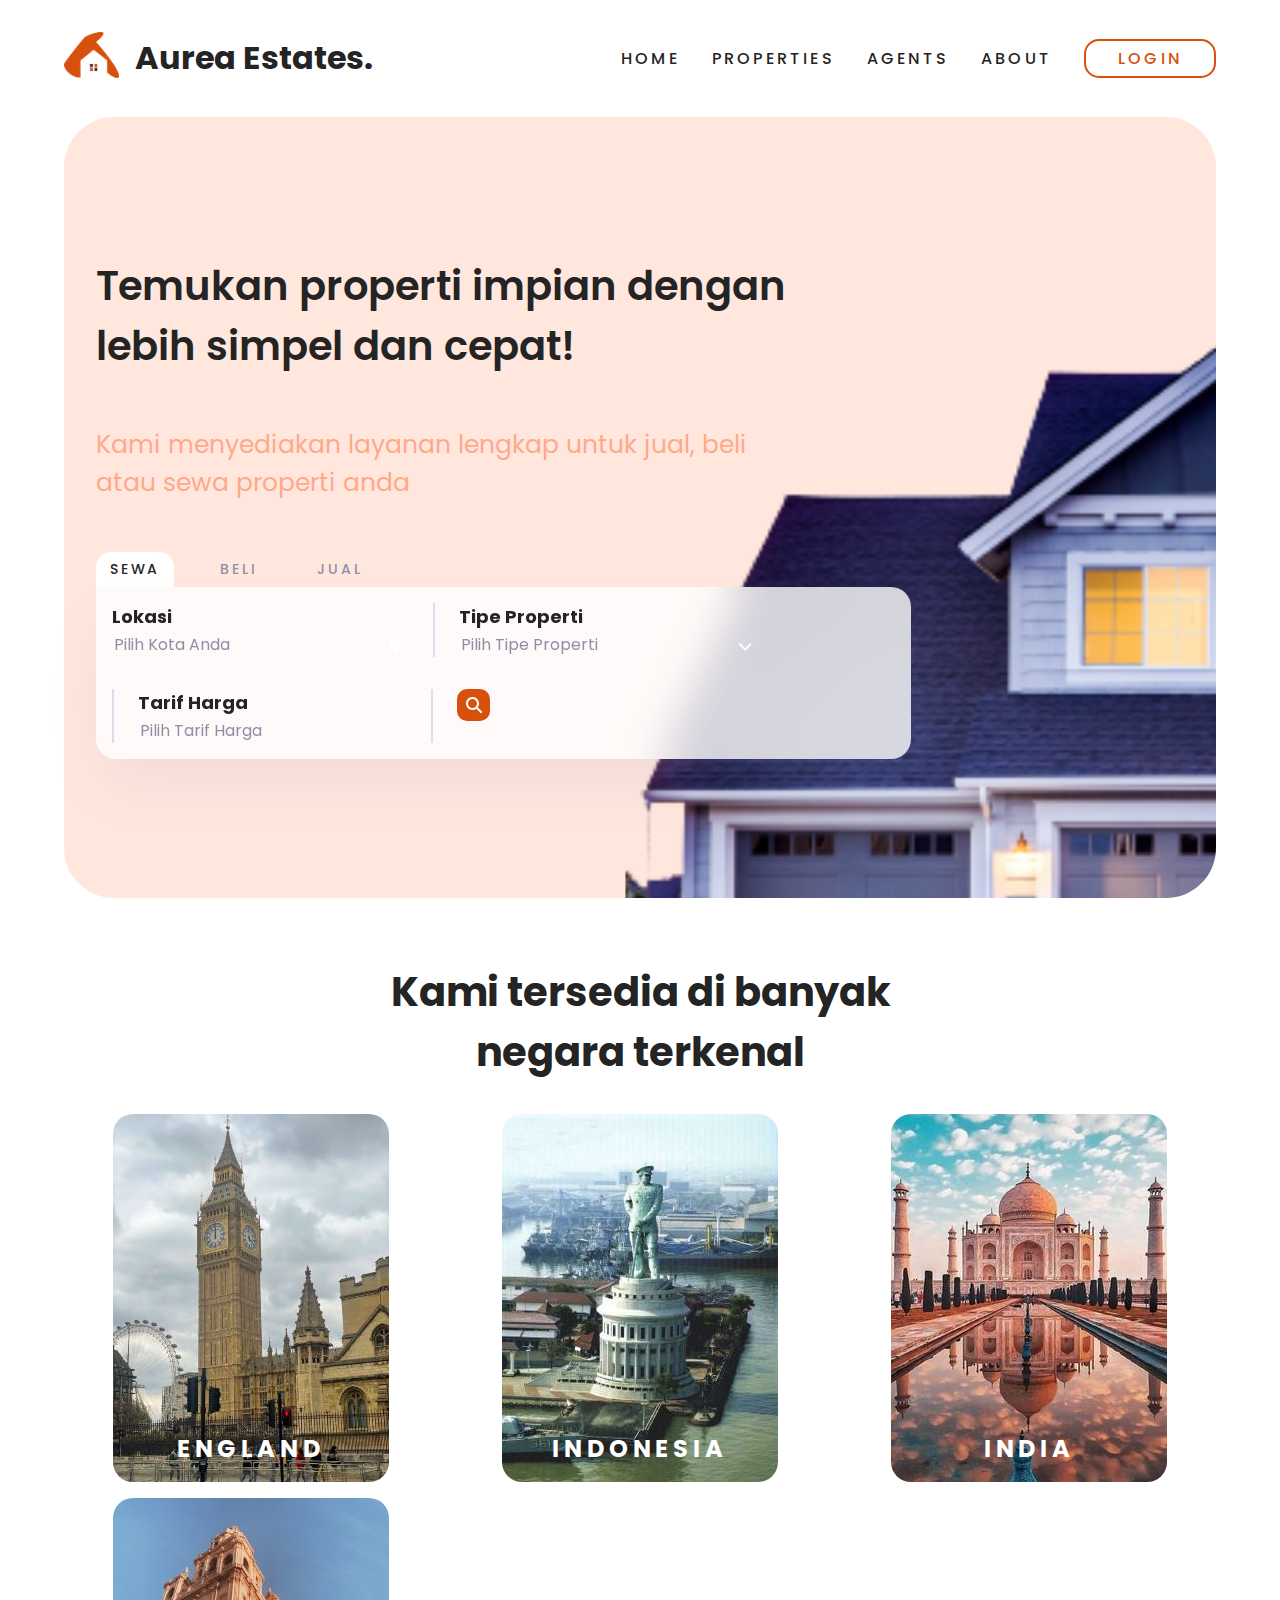
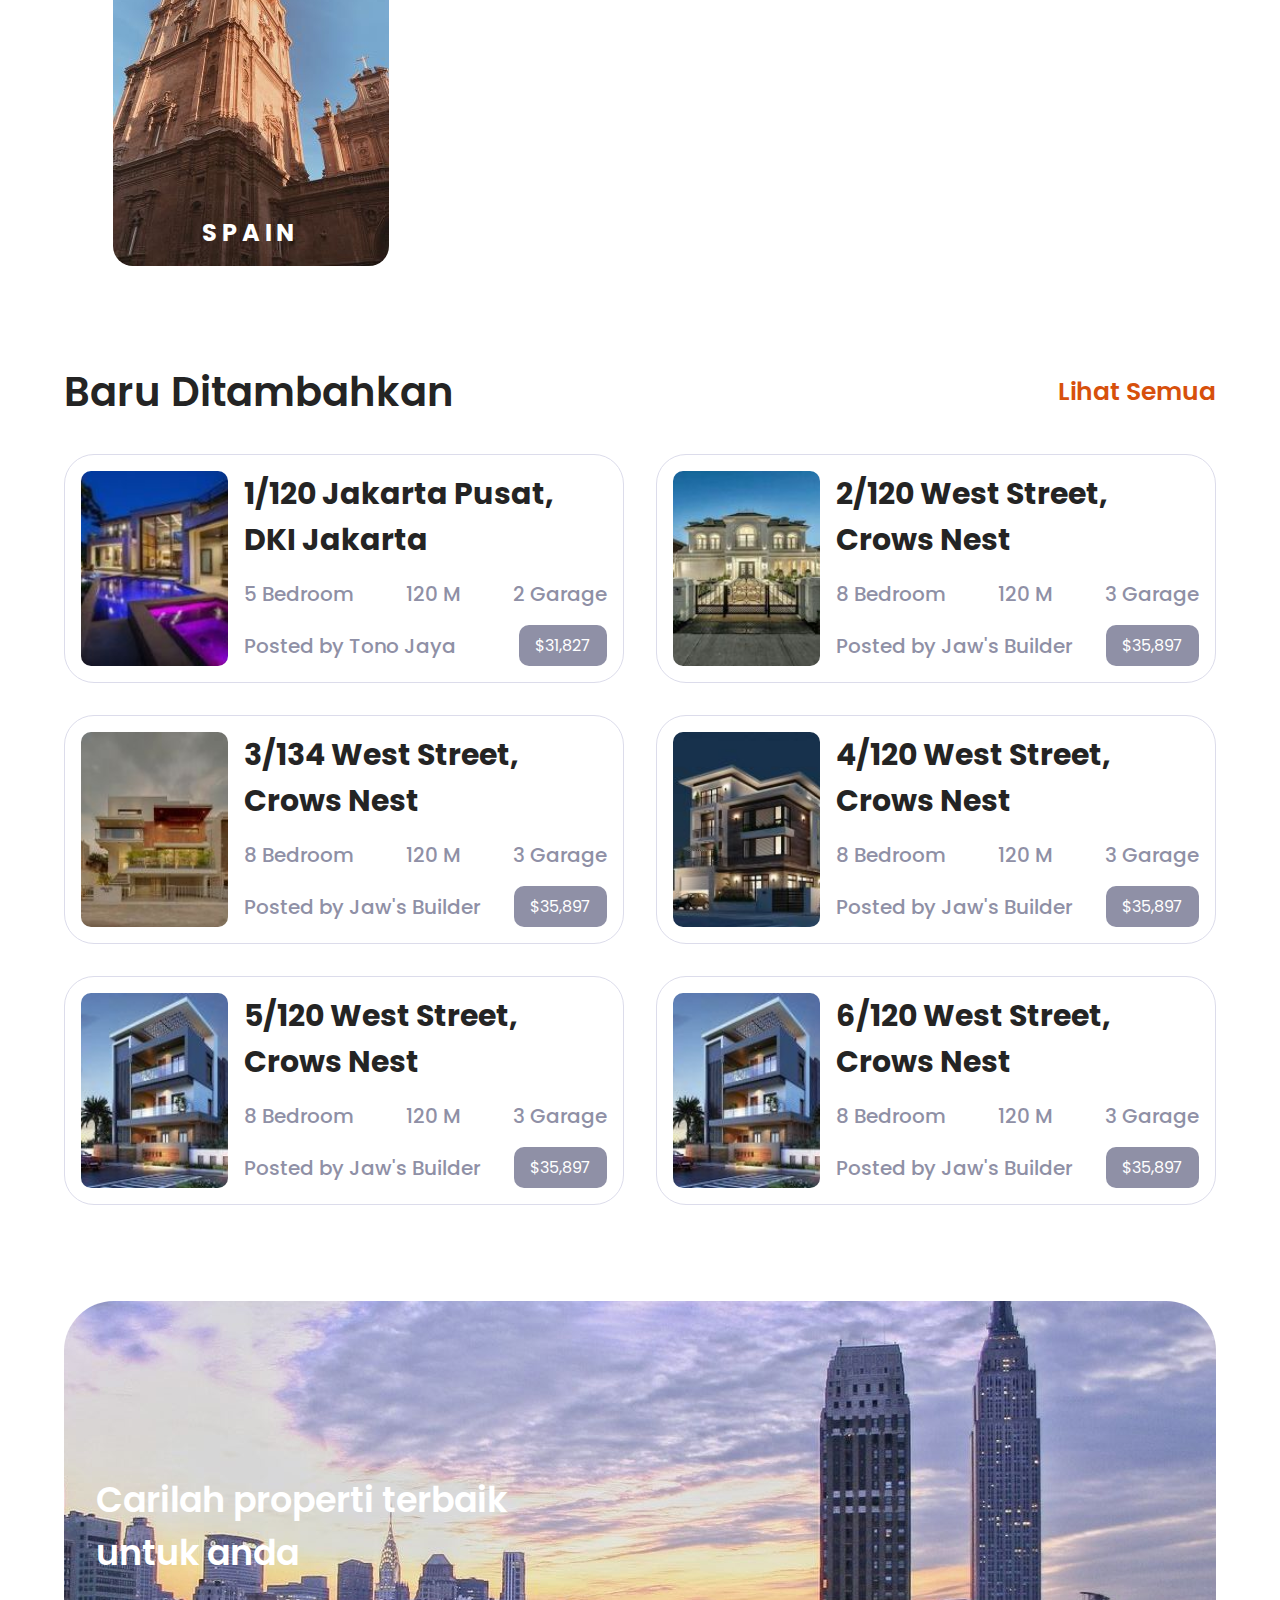
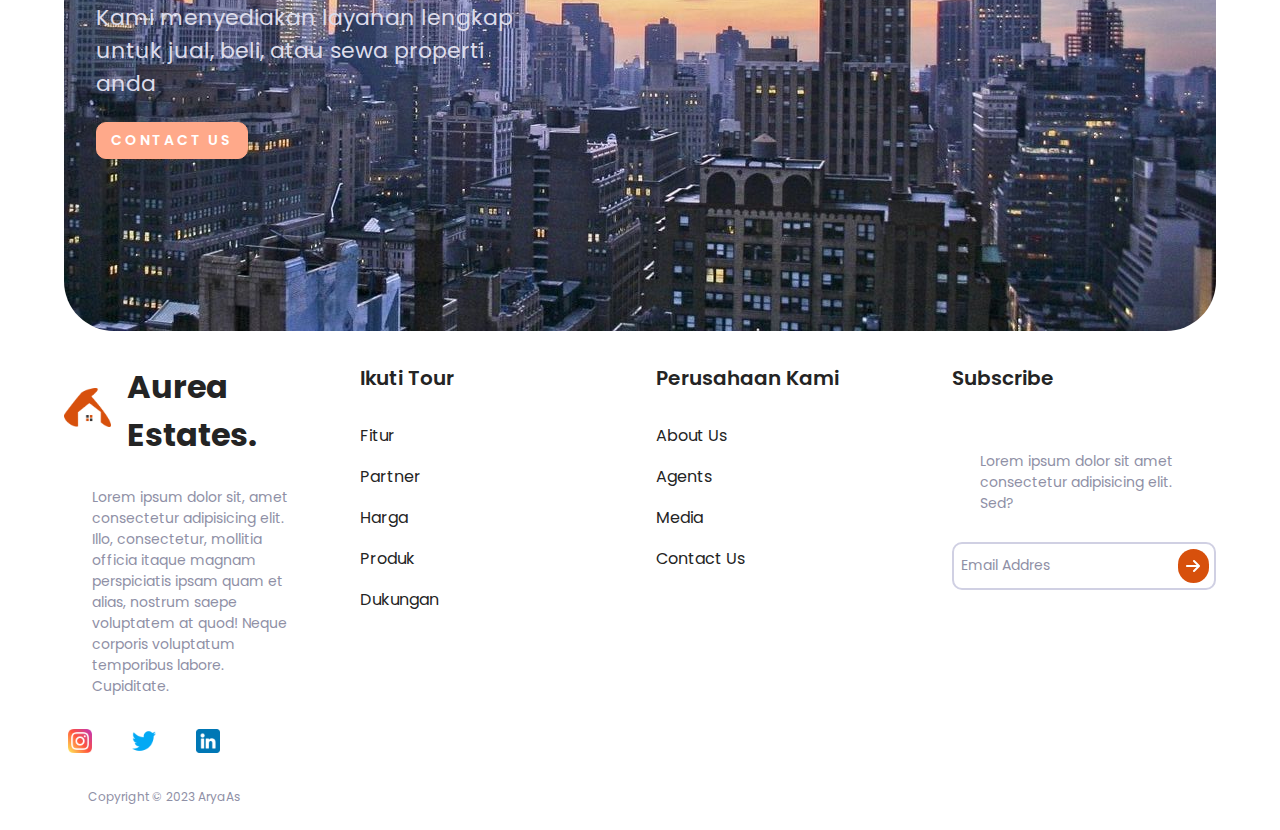
<file: index.html>
<!DOCTYPE html>
<html lang="en">
<head>
    <meta charset="UTF-8">
    <meta name="viewport" content="width=device-width, initial-scale=1.0">
    <title>Aurea Estates</title>
    <script src="./main.js" type="text/javascript" defer></script> 
    <link rel="stylesheet" href="./assets/icon/fontawesome-free-6.4.2-web/css/all.min.css">
    <link rel="stylesheet" href="style.css">
</head>
<body>
    <!-- Navigasi -->
    <header class="row container">
        <div class="logo-container">
            <a href="index.html" class="logo">
                <img src="./assets/imgs/home warna.png" alt="">
            </a>
            <h1 class="title-logo">Aurea Estates.</h1>
        </div>
        <div class="toggleMenu" onclick="toggleMenu();">
        <nav class="navigation row">
            <ul class="row">
                <li><a href="#">Home</a></li>
                <li><a href="#">Properties</a></li>
                <li><a href="#">Agents</a></li>
                <li><a href="#">About</a></li>
                <li><a href="" class="link-btn">Login</a></li>
            </ul>
        </nav>
        </div>
    </header>
    <!-- Navigasi -->

    <!-- Hero Section -->
    <section class="hero row container">
        <div class="hero-content">
            <h1>Temukan properti impian dengan lebih simpel dan cepat!</h1>
            <p>Kami menyediakan layanan lengkap untuk jual, beli atau sewa properti anda</p>
            <div class="search">
                <div class="search-filter row">
                    <div class="active">Sewa</div>
                    <div>Beli</div>
                    <div>Jual</div>
                </div>
                <div class="search-inputs row">
                    <div class="column">
                        <label for="">Lokasi</label>
                        <div class="row">
                            <input type="search" name="" id="" placeholder="Pilih Kota Anda">
                            <svg xmlns="http://www.w3.org/2000/svg" height="1em" viewBox="0 0 384 512">
                                <!--! Font Awesome Free 6.4.2 by @fontawesome - https://fontawesome.com License - https://fontawesome.com/license (Commercial License) Copyright 2023 Fonticons, Inc. -->
                                <style>svg{fill:#8f90a6}</style><path d="M215.7 499.2C267 435 384 279.4 384 192C384 86 298 0 192 0S0 86 0 192c0 87.4 117 243 168.3 307.2c12.3 15.3 35.1 15.3 47.4 0zM192 128a64 64 0 1 1 0 128 64 64 0 1 1 0-128z"/>
                            </svg>                                            
                        </div>
                    </div>
                    <div class="column">
                        <label for="">Tipe Properti</label>
                        <div class="row">
                            <input type="search" name="" id="" placeholder="Pilih Tipe Properti">
                            <svg xmlns="http://www.w3.org/2000/svg" height="1em" viewBox="0 0 512 512">
                                <!--! Font Awesome Free 6.4.2 by @fontawesome - https://fontawesome.com License - https://fontawesome.com/license (Commercial License) Copyright 2023 Fonticons, Inc. -->
                                <style>svg{fill:#8f90a6}</style><path d="M233.4 406.6c12.5 12.5 32.8 12.5 45.3 0l192-192c12.5-12.5 12.5-32.8 0-45.3s-32.8-12.5-45.3 0L256 338.7 86.6 169.4c-12.5-12.5-32.8-12.5-45.3 0s-12.5 32.8 0 45.3l192 192z"/>
                            </svg>
                        </div>
                    </div>
                    <div class="column">
                        <label for="">Tarif Harga</label>
                        <input type="search" name="" id="" placeholder="Pilih Tarif Harga">
                    </div>
                    <div>
                        <div class="submit-btn row">
                            <svg xmlns="http://www.w3.org/2000/svg" height="1em" viewBox="0 0 512 512"><!--! Font Awesome Free 6.4.2 by @fontawesome - https://fontawesome.com License - https://fontawesome.com/license (Commercial License) Copyright 2023 Fonticons, Inc. --><style>svg{fill:#ffffff}</style><path d="M416 208c0 45.9-14.9 88.3-40 122.7L502.6 457.4c12.5 12.5 12.5 32.8 0 45.3s-32.8 12.5-45.3 0L330.7 376c-34.4 25.2-76.8 40-122.7 40C93.1 416 0 322.9 0 208S93.1 0 208 0S416 93.1 416 208zM208 352a144 144 0 1 0 0-288 144 144 0 1 0 0 288z"/></svg>
                        </div>
                    </div>
                </div>
            </div>
        </div>
    </section>
    <!-- End Hero Section -->

    <!-- Available -->
    <section class="available container">
        <h2>Kami tersedia di banyak negara terkenal</h2>
        <div class="available-card column">
            <div class="row">
                <img src="./assets/imgs/negara3.jpg" alt="">
                <h3>England</h3>
            </div>
            <div class="row">
                <img src="./assets/imgs/Surabaya.jpg" alt="">
                <h3>Indonesia</h3>
            </div>
            <div class="row">
                <img src="./assets/imgs/negara1.jpeg" alt="">
                <h3>India</h3>
            </div>
            <div class="row">
                <img src="./assets/imgs/negara2.jpg" alt="">
                <h3>Spain</h3>
            </div>
        </div>
    </section>
    <!-- Available -->

    <!-- Recent Add -->
    <section class="recent container">
        <div class="recent-title row">
            <h2>Baru Ditambahkan</h2>
            <a href="">Lihat Semua</a>
        </div>
        <div class="recent-cards column">
            <div class="recent-card row">
                <img src="./assets/imgs/building.jpg" alt="">
                <div class="r-c-content column">
                    <h4>1/120 Jakarta Pusat, DKI Jakarta</h4>
                    <div class="r-c-detail row">
                        <p>5 Bedroom</p>
                        <p>120 M</p>
                        <p>2 Garage</p>
                    </div>
                    <div class="post-rate row">
                        <p>Posted by Tono Jaya</p>
                        <div class="r-rate">$31,827</div>
                    </div>
                </div>
            </div>
            <div class="recent-card row">
                <img src="./assets/imgs/building1.jpeg" alt="">
                <div class="r-c-content column">
                    <h4>2/120 West Street, Crows Nest</h4>
                    <div class="r-c-detail row">
                        <p>8 Bedroom</p>
                        <p>120 M</p>
                        <p>3 Garage</p>
                    </div>
                    <div class="post-rate row">
                        <p>Posted by Jaw's Builder</p>
                        <div class="r-rate">$35,897</div>
                    </div>
                </div>
            </div>
            <div class="recent-card row">
                <img src="./assets/imgs/building2.jpg" alt="">
                <div class="r-c-content column">
                    <h4>3/134 West Street, Crows Nest</h4>
                    <div class="r-c-detail row">
                        <p>8 Bedroom</p>
                        <p>120 M</p>
                        <p>3 Garage</p>
                    </div>
                    <div class="post-rate row">
                        <p>Posted by Jaw's Builder</p>
                        <div class="r-rate">$35,897</div>
                    </div>
                </div>
            </div>
            <div class="recent-card row">
                <img src="./assets/imgs/building3.jpg" alt="">
                <div class="r-c-content column">
                    <h4>4/120 West Street, Crows Nest</h4>
                    <div class="r-c-detail row">
                        <p>8 Bedroom</p>
                        <p>120 M</p>
                        <p>3 Garage</p>
                    </div>
                    <div class="post-rate row">
                        <p>Posted by Jaw's Builder</p>
                        <div class="r-rate">$35,897</div>
                    </div>
                </div>
            </div>
            <div class="recent-card row">
                <img src="./assets/imgs/building4.jpg" alt="">
                <div class="r-c-content column">
                    <h4>5/120 West Street, Crows Nest</h4>
                    <div class="r-c-detail row">
                        <p>8 Bedroom</p>
                        <p>120 M</p>
                        <p>3 Garage</p>
                    </div>
                    <div class="post-rate row">
                        <p>Posted by Jaw's Builder</p>
                        <div class="r-rate">$35,897</div>
                    </div>
                </div>
            </div>
            <div class="recent-card row">
                <img src="./assets/imgs/building4.jpg" alt="">
                <div class="r-c-content column">
                    <h4>6/120 West Street, Crows Nest</h4>
                    <div class="r-c-detail row">
                        <p>8 Bedroom</p>
                        <p>120 M</p>
                        <p>3 Garage</p>
                    </div>
                    <div class="post-rate row">
                        <p>Posted by Jaw's Builder</p>
                        <div class="r-rate">$35,897</div>
                    </div>
                </div>
            </div>
        </div>
    </section>
    <!-- End Recent Add -->

    <!-- Find -->
    <section class="find row container">
        <div class="find-content">
            <h1>Carilah properti terbaik untuk anda</h1>
            <p>Kami menyediakan layanan lengkap untuk jual, beli, atau sewa properti anda</p>
            <a href="#" class="find-btn">contact us</a>
        </div>
    </section>
    <!-- End Find -->

    <!-- Footer -->
    <footer class="container">
        <div class="footer row">
            <div>
                <div class="logo-container">
                    <a href="index.html" class="logo">
                        <img src="./assets/imgs/home warna.png" alt="">
                    </a>
                    <h1 class="title-logo">Aurea Estates.</h1>
                </div>
                <p>Lorem ipsum dolor sit, amet consectetur adipisicing elit. Illo, consectetur,
                    mollitia officia itaque magnam perspiciatis ipsam quam et alias, nostrum saepe voluptatem at quod!
                    Neque corporis voluptatum temporibus labore. Cupiditate.</p>
                <div class="footer-links row">
                    <a class="icon" href="#">
                        <img src="./assets/icon/instagram.png" alt="">
                    </a>
                    <a class="icon" href="#">
                        <img src="./assets/icon/twitter.png" alt="">
                    </a>
                    <a class="icon" href="#">
                        <img src="./assets/icon/linkedin.png" alt="">
                    </a>
                </div>    
            </div>
            <div>
                <h4>Ikuti Tour</h4>
                <ul>
                    <li><a href="#">Fitur</a></li>
                    <li><a href="#">Partner</a></li>
                    <li><a href="#">Harga</a></li>
                    <li><a href="#">Produk</a></li>
                    <li><a href="#">Dukungan</a></li>
                </ul>
            </div>
            <div>
                <h4>Perusahaan Kami</h4>
                <ul>
                    <li><a href="#">About Us</a></li>
                    <li><a href="#">Agents</a></li>
                    <li><a href="#">Media</a></li>
                    <li><a href="#">Contact Us</a></li>
                </ul>
            </div>
            <div>
                <h4>Subscribe</h4>
                <p>Lorem ipsum dolor sit amet consectetur adipisicing elit. Sed?</p>
                <div class="footer-input row">
                    <input type="email" name="" id="" placeholder="Email Addres">
                    <div class="row">
                        <svg xmlns="http://www.w3.org/2000/svg" height="1em" viewBox="0 0 448 512">
                            <!--! Font Awesome Free 6.4.2 by @fontawesome - https://fontawesome.com License - https://fontawesome.com/license (Commercial License) Copyright 2023 Fonticons, Inc. -->
                            <style>svg{fill: #fff;}</style><path d="M438.6 278.6c12.5-12.5 12.5-32.8 0-45.3l-160-160c-12.5-12.5-32.8-12.5-45.3 0s-12.5 32.8 0 45.3L338.8 224 32 224c-17.7 0-32 14.3-32 32s14.3 32 32 32l306.7 0L233.4 393.4c-12.5 12.5-12.5 32.8 0 45.3s32.8 12.5 45.3 0l160-160z"/>
                        </svg>
                    </div>
                </div>
            </div>
        </div>
        <p class="copy-right">Copyright &copy; 2023 AryaAs</p>
    </footer>
    <!-- End Footer -->
</body>
</html>
</file>
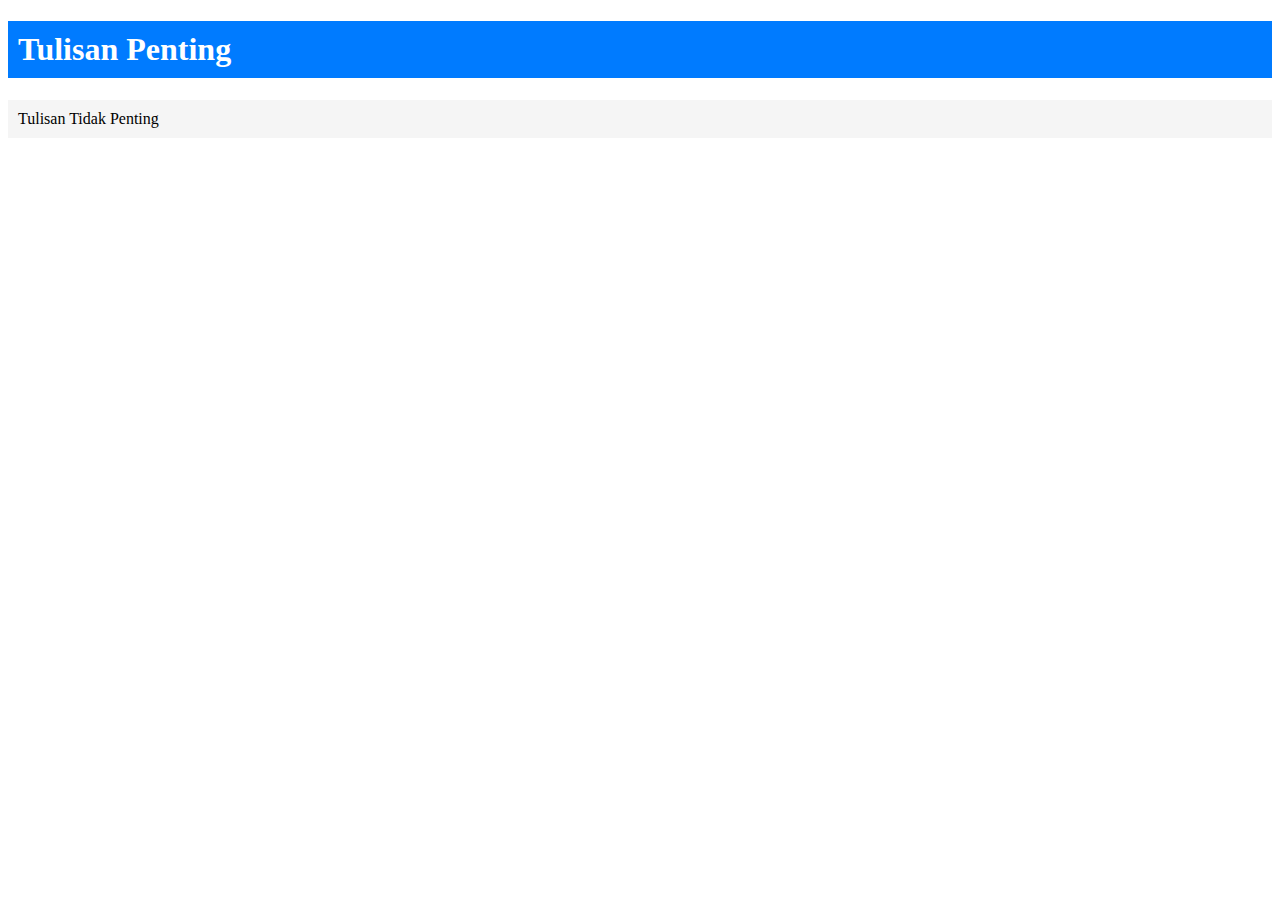
<file: coba.html>
<!DOCTYPE html>
<html>
<head>
  <title>Kontras Teks Latar Belakang</title>
  <style>
    /* CSS untuk elemen teks */
    .teks-penting {
      color: #ffffff; /* Warna teks putih */
      background-color: #007bff; /* Warna latar belakang biru */
      padding: 10px; /* Jarak padding di sekitar teks */
    }

    /* CSS untuk elemen teks lainnya */
    .teks-lainnya {
      color: #000000; /* Warna teks hitam */
      background-color: #f5f5f5; /* Warna latar belakang abu-abu muda */
      padding: 10px; /* Jarak padding di sekitar teks */
    }
  </style>
</head>
<body>
  <h1 class="teks-penting">Tulisan Penting</h1>
  <p class="teks-lainnya">Tulisan Tidak Penting</p>
</body>
</html>
</file>
<file: style.css>
@import url('https://fonts.googleapis.com/css2?family=Poppins:wght@500&family=Ubuntu:wght@400;500;700&display=swap');

*,*::before,*::after {
    box-sizing: border-box;
    font-family: 'Poppins', sans-serif;
    color: #242424;
}

:root {
    --cl-1--: #242424;
    --cl-2--: #d7500c;
}

body,h1,h2,h3,h4,h5,h6,p {
    margin: 0;
}

img {
    max-width: 100%;
    object-fit: cover;
}

a {
    display: inline-block;
    text-decoration: none;
}

ul {
    margin: 0;
    padding: 0;
    list-style: none;
}

.row {
    display: flex;
}

.column {
    display: grid;
}

.container {
    max-width: 90%;
    margin: 0 auto;
}

/* Navigation */
header {
    align-items: center;
    justify-content: space-between;
    padding: 2em 0;
    gap: 2em;
}

nav ul {
    align-items: center;
    gap: 2em;
}

nav a {
    font-weight: 500;
    font-size: 16px;
    text-transform: uppercase;
    letter-spacing: 0.2em;
    transition: 0.3s ease-in-out;
    -webkit-transition: 0.3s ease-in-out;
    -moz-transition: 0.3s ease-in-out;
    -ms-transition: 0.3s ease-in-out;
    -o-transition: 0.3s ease-in-out;
}

nav .link-btn {
    color: var(--cl-2--);
    border: 2px solid var(--cl-2--);
    padding: 0.3em 2em;
    border-radius: 15px;
    -webkit-border-radius: 15px;
    -moz-border-radius: 15px;
    -ms-border-radius: 15px;
    -o-border-radius: 15px;
    transition: 0.5s ease-in-out;
    -webkit-transition: 0.5s ease-in-out;
    -moz-transition: 0.5s ease-in-out;
    -ms-transition: 0.5s ease-in-out;
    -o-transition: 0.5s ease-in-out;
}

nav a:hover {
    color: var(--cl-2--);
}

nav .link-btn:hover {
    background-color: var(--cl-2--);
    color: white;
}

.logo {
    width: 55px;
}

.title-logo {
    text-align: left;
}

.logo-container {
    display: flex;
    align-items: center;
    gap: 1em;
}
/* End Navigation */

/* Hero Section */
.hero {
    align-items: center;
    background-image: url(./assets/imgs/bg1.png);
    background-position: center;
    background-repeat: no-repeat;
    background-size: cover;
    padding: 2em;
    margin-bottom: 2em;
    border-radius: 50px;
    -webkit-border-radius: 50px;
    -moz-border-radius: 50px;
    -ms-border-radius: 50px;
    -o-border-radius: 50px;
    min-height: calc(100vh - 118.4px);
}

.hero-content {
    width: 100%;
    max-width: 815px;
}

.hero h1 {
    font-weight: 600;
    font-size: clamp(20px, 5vw, 40px);
    max-width: 700px;
    color: var(--cl-1--);
}

.hero p {
    font-weight: 400;
    font-size: clamp(15px, 5vw, 25px);
    color: #ffa98a;
    max-width: 700px;
    padding: 2em 0;
}

.search-filter {
    gap: 2em;
}

.search-filter div {
    font-weight: 500;
    font-size: 14px;
    text-transform: uppercase;
    letter-spacing: 0.2em;
    color: #8f90a6;
    padding: 0.5em 1em;
    border-radius: 15px 15px 0 0;
    -webkit-border-radius: 15px 15px 0 0;
    -moz-border-radius: 15px 15px 0 0;
    -ms-border-radius: 15px 15px 0 0;
    -o-border-radius: 15px 15px 0 0;
    cursor: pointer;
}

.search-filter .active {
    color: var(--cl-1--);
    background-color: #fff;
}

.search-inputs {
    flex-wrap: wrap;
    padding: 1em;
    gap: 2em;
    background: rgb(255, 255, 255, 0.8);
    box-shadow: 0px 30px 60px -15px rgb(143, 144, 188, 0.15);
    backdrop-filter: blur(20px);
    border-radius: 0 20px 20px 20px;
    -webkit-border-radius: 0 20px 20px 20px;
    -moz-border-radius: 0 20px 20px 20px;
    -ms-border-radius: 0 20px 20px 20px;
    -o-border-radius: 0 20px 20px 20px;
}

.search-inputs .column {
    gap: 0.3em;
}

.search-inputs div + div {
    border-left: 2px solid #dcdceb;
    padding-left: 1.5em;
}

.search-inputs label {
    font-weight: 700;
    font-size: 18px;
}

.search-inputs input {
    width: 100%;
    border: 0;
    outline: 0;
    background-color: transparent;
}

.search-inputs input::placeholder {
    font-weight: 400;
    font-size: 16px;
    color: #8f90a6;
}

.search-inputs .row {
    align-items: center;
    gap: 1em;
}

.submit-btn {
    color: #fff;
    cursor: pointer;
    justify-content: center;
    background-color: var(--cl-2--);
    width: 33px;
    padding: 0.5em;
    border-radius: 10px;
    -webkit-border-radius: 10px;
    -moz-border-radius: 10px;
    -ms-border-radius: 10px;
    -o-border-radius: 10px;

}
/* End Hero Section */

/* Available */
.available, .recent {
    padding: 2em 0;
}

.available h2 {
    font-weight: 700;
    font-size: clamp(20px, 5vw, 40px);
    max-width: 600px;
    text-align: center;
    margin: 0 auto;
}

.available-card {
    gap: 1em;
    padding: 2em 0;
    grid-template-columns: repeat(auto-fit, minmax(300px, 1fr));
}

.available-card div {
    position: relative;
    text-align: center;
    align-items: center;
    justify-content: center;
    overflow: hidden;
}

.available-card div img {
    border-radius: 20px;
    -webkit-border-radius: 20px;
    -moz-border-radius: 20px;
    -ms-border-radius: 20px;
    -o-border-radius: 20px;
}

.available-card h3 {
    position: absolute;
    font-weight: 700;
    font-size: 24px;
    color: #fff;
    letter-spacing: 0.2em;
    text-transform: uppercase;
    transform: translateY(150px);   
    -webkit-transform: translateY(150px);   
    -moz-transform: translateY(150px);   
    -ms-transform: translateY(150px);   
    -o-transform: translateY(150px);
    transition: 0.3s ease-in-out;   
    -webkit-transition: 0.3s ease-in-out;   
    -moz-transition: 0.3s ease-in-out;   
    -ms-transition: 0.3s ease-in-out;   
    -o-transition: 0.3s ease-in-out;   
}

.available-card div:hover h3 {
    transform: translateY(-150px);   
    -webkit-transform: translateY(-150px);   
    -moz-transform: translateY(-150px);   
    -ms-transform: translateY(-150px);   
    -o-transform: translateY(-150px);
    color: #242424;
}
/* End Available */

/* Recent Add */
.recent-title {
    align-items: center;
    justify-content: space-between;
}

.recent-title h2 {
    font-weight: 600;
    font-size: clamp(20px, 5vw, 40px);
}

.recent-title a {
    font-weight: 600;
    font-size: clamp(14px, 5vw, 25px);
    color: var(--cl-2--);
}

.recent-cards {
    gap: 2em;
    padding: 2em 0;
    grid-template-columns: repeat(auto-fit, minmax(450px, 1fr));
}

.recent-card {
    padding: 1em;
    gap: 1em;
    background-color: #fff;
    border: 1.5px solid #dcdceb;
    border-radius: 30px;
    -webkit-border-radius: 30px;
    -moz-border-radius: 30px;
    -ms-border-radius: 30px;
    -o-border-radius: 30px;
    transition: 0.3s ease-in-out;   
    -webkit-transition: 0.3s ease-in-out;   
    -moz-transition: 0.3s ease-in-out;   
    -ms-transition: 0.3s ease-in-out;   
    -o-transition: 0.3s ease-in-out;
}

.recent-card:hover, .find-content a:hover {
    border-color: var(--cl-2--);
    box-shadow: 0px 17px 50px rgb(143, 144, 166, 0.32);
}

.recent-card img {
    border-radius: 10px;
    -webkit-border-radius: 10px;
    -moz-border-radius: 10px;
    -ms-border-radius: 10px;
    -o-border-radius: 10px;
}

.r-c-content {
    gap: 1em;
}

.r-c-content h4 {
    font-weight: 700;
    font-size: clamp(20px, 5vw, 30px);
}

.r-c-detail, .post-rate {
    gap: 1em;
    align-items: center;
    justify-content: space-between;
    flex-wrap: wrap;
}

.r-c-detail p, .post-rate p {
    font-weight: 500;
    font-size: clamp(14px, 5vw, 20px);
    color: #8f90a6;
}

.r-rate {
    color: #fff;
    padding: 0.5em 1em;
    background-color: #8f90a6;
    border-radius: 10px;
    -webkit-border-radius: 10px;
    -moz-border-radius: 10px;
    -ms-border-radius: 10px;
    -o-border-radius: 10px;
    cursor: pointer;
}
/* End Recent Add */

/* Find */
.find {
    padding: 2em;
    align-items: center;
    background-image: url(./assets/imgs/bg-find.jpeg), linear-gradient(180deg, #c3dfed 0%, #dff);
    background-position: right bottom;
    background-repeat: no-repeat;
    margin: 2em auto;
    border-radius: 50px;
    -webkit-border-radius: 50px;
    -moz-border-radius: 50px;
    -ms-border-radius: 50px;
    -o-border-radius: 50px;
    min-height: calc(100vh - 30vh);
}

.find-content h1 {
    color: #fff;
    font-weight: 600;
    font-size: clamp(2px, 5vw, 35px);
    max-width: 500px;
}

.find-content p {
    font-weight: 400;
    font-size: 22px;
    color: #dcdceb;
    padding: 1em 0;
    max-width: 450px;
}

.find-content a {
    font-weight: 600;
    font-size: 14px;
    text-transform: uppercase;
    letter-spacing: 0.2em;
    color: #fff;
    background-color: #ffa98a;
    padding: 0.5em 1em;
    border: 1.5px solid #ffa98a;
    border-radius: 10px;
    -webkit-border-radius: 10px;
    -moz-border-radius: 10px;
    -ms-border-radius: 10px;
    -o-border-radius: 10px;
    transition: 0.3s ease-in-out;   
    -webkit-transition: 0.3s ease-in-out;   
    -moz-transition: 0.3s ease-in-out;   
    -ms-transition: 0.3s ease-in-out;   
    -o-transition: 0.3s ease-in-out;
}
/* End Find */

/* Footer */
.icon {
    width: 24px;
    margin: 4px;
}

.footer {
    gap: 2em;
    flex-wrap: wrap;
}

.footer>* {
    flex: 1 1 10em;
}

footer p {
    font-weight: 400;
    font-size: 14px;
    color: #8f90a6;
    padding: 2em;
}

.footer-links {
    gap: 2em    ;
}

footer h4 {
    font-weight: 600;
    font-size: 20px;
    padding-bottom: 1.5em;
}

footer li a {
    font-weight: 400;
    font-size: 16px;
    transition: 0.3s ease-in-out;   
    -webkit-transition: 0.3s ease-in-out;   
    -moz-transition: 0.3s ease-in-out;   
    -ms-transition: 0.3s ease-in-out;   
    -o-transition: 0.3s ease-in-out;
}

footer li a:hover {
    color: var(--cl-2--);
}

footer li + li {
    padding-top: 1em;
}

.footer-input {
    align-items: center;
    gap: 0.5em;
    justify-content: space-between;
    border: 2px solid #d0d0e3;
    padding: 0.3em;
    border-radius: 10px;
    -webkit-border-radius: 10px;
    -moz-border-radius: 10px;
    -ms-border-radius: 10px;
    -o-border-radius: 10px;
}

.footer-input input {
    width: 100%;
    border: 0;
    outline: 0;
}

.footer-input input::placeholder {
    font-weight: 400;
    font-size: 14px;
    color: #8f90a6;
}

.footer-input div {
    align-items: center;
    justify-content: center;
    background-color: var(--cl-2--);
    padding: 0.55em;
    border-radius: 50px;
    -webkit-border-radius: 50px;
    -moz-border-radius: 50px;
    -ms-border-radius: 50px;
    -o-border-radius: 50px;
}

.copy-right {
    font-size: 12px;
}
/* End Footer */

/* Media */
@media screen and (max-width:1000px) {

    .toggleMenu {
        position: absolute;
        right: 5%;
        background-image: url(./assets/icon/open.svg);
        background-position: center;
        background-repeat: no-repeat;
        background-size: 30px;
        width: 30px;
        height: 30px;
        padding: 2em;
        z-index: 1000;
        transition: background-size 0.3s ease-in-out;   
        -webkit-transition: background-size 0.3s ease-in-out;   
        -moz-transition: background-size 0.3s ease-in-out;   
        -ms-transition: background-size 0.3s ease-in-out;   
        -o-transition: background-size 0.3s ease-in-out;
    }

    .toggleMenu.active {
        position: fixed;
        background-image: url(./assets/icon/close.svg);
        background-size: 25px;
    }
    
    .navigation {
        justify-content: center;
        flex-direction: column;
        max-height: 0;
        opacity: 0;
        transform-origin: top;
        transform: scale(1, 0);
        -webkit-transform: scale(1, 0);
        -moz-transform: scale(1, 0);
        -ms-transform: scale(1, 0);
        -o-transform: scale(1, 0);
    }
    
    .navigation.active {
        position: fixed;
        inset: 0;
        margin: auto;
        max-height: 100%;
        opacity: 1;
        background-color: #fff;
        transform: scale(1, 1);
        -webkit-transform: scale(1, 1);
        -moz-transform: scale(1, 1);
        -ms-transform: scale(1, 1);
        -o-transform: scale(1, 1);
        z-index: 999;
    }

    .navigation ul {
        flex-direction: column;
        text-align: center;
    }

    .recent-cards {
        grid-template-columns: repeat(auto-fit, minmax(300px, 1fr));
    }

    .recent-card {
        flex-wrap: wrap;
    }

    .recent-card img {
        width: 100%;
        object-fit: contain;
    }
}
/* End Media */
</file>
